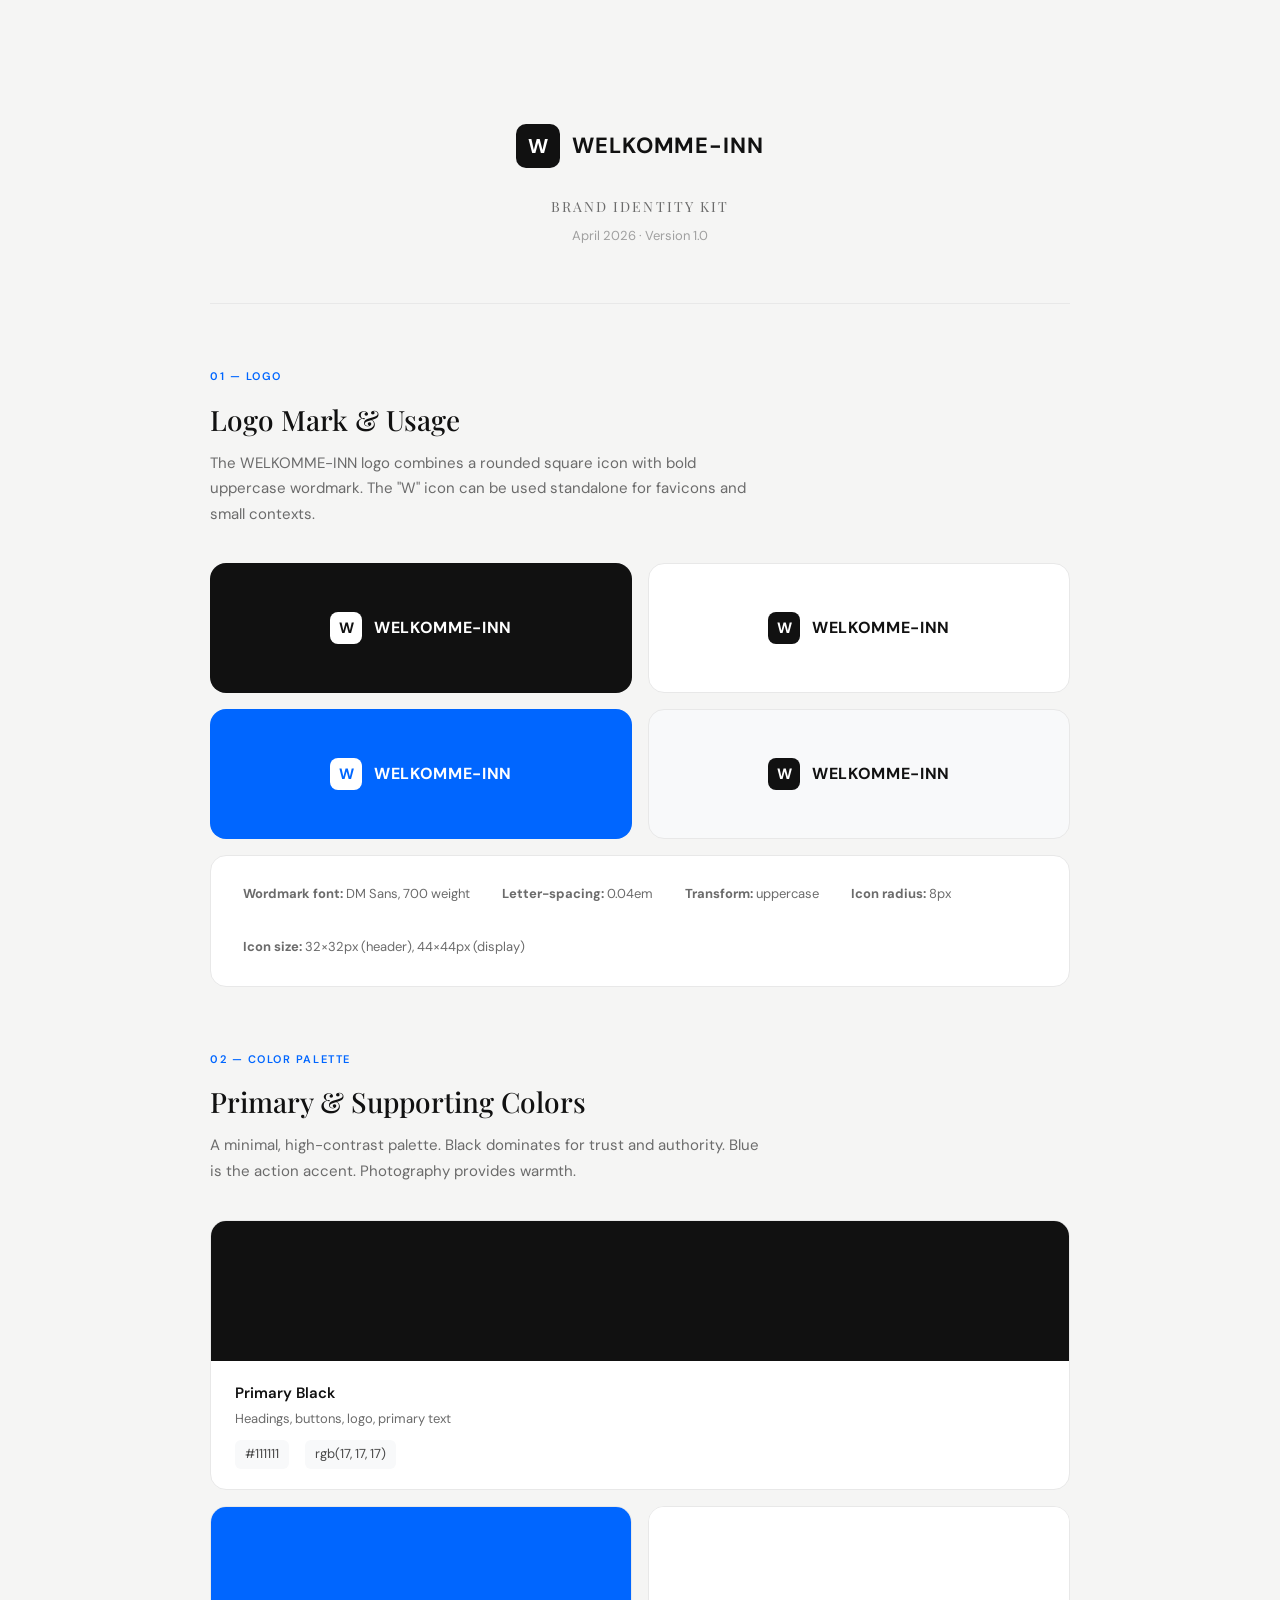
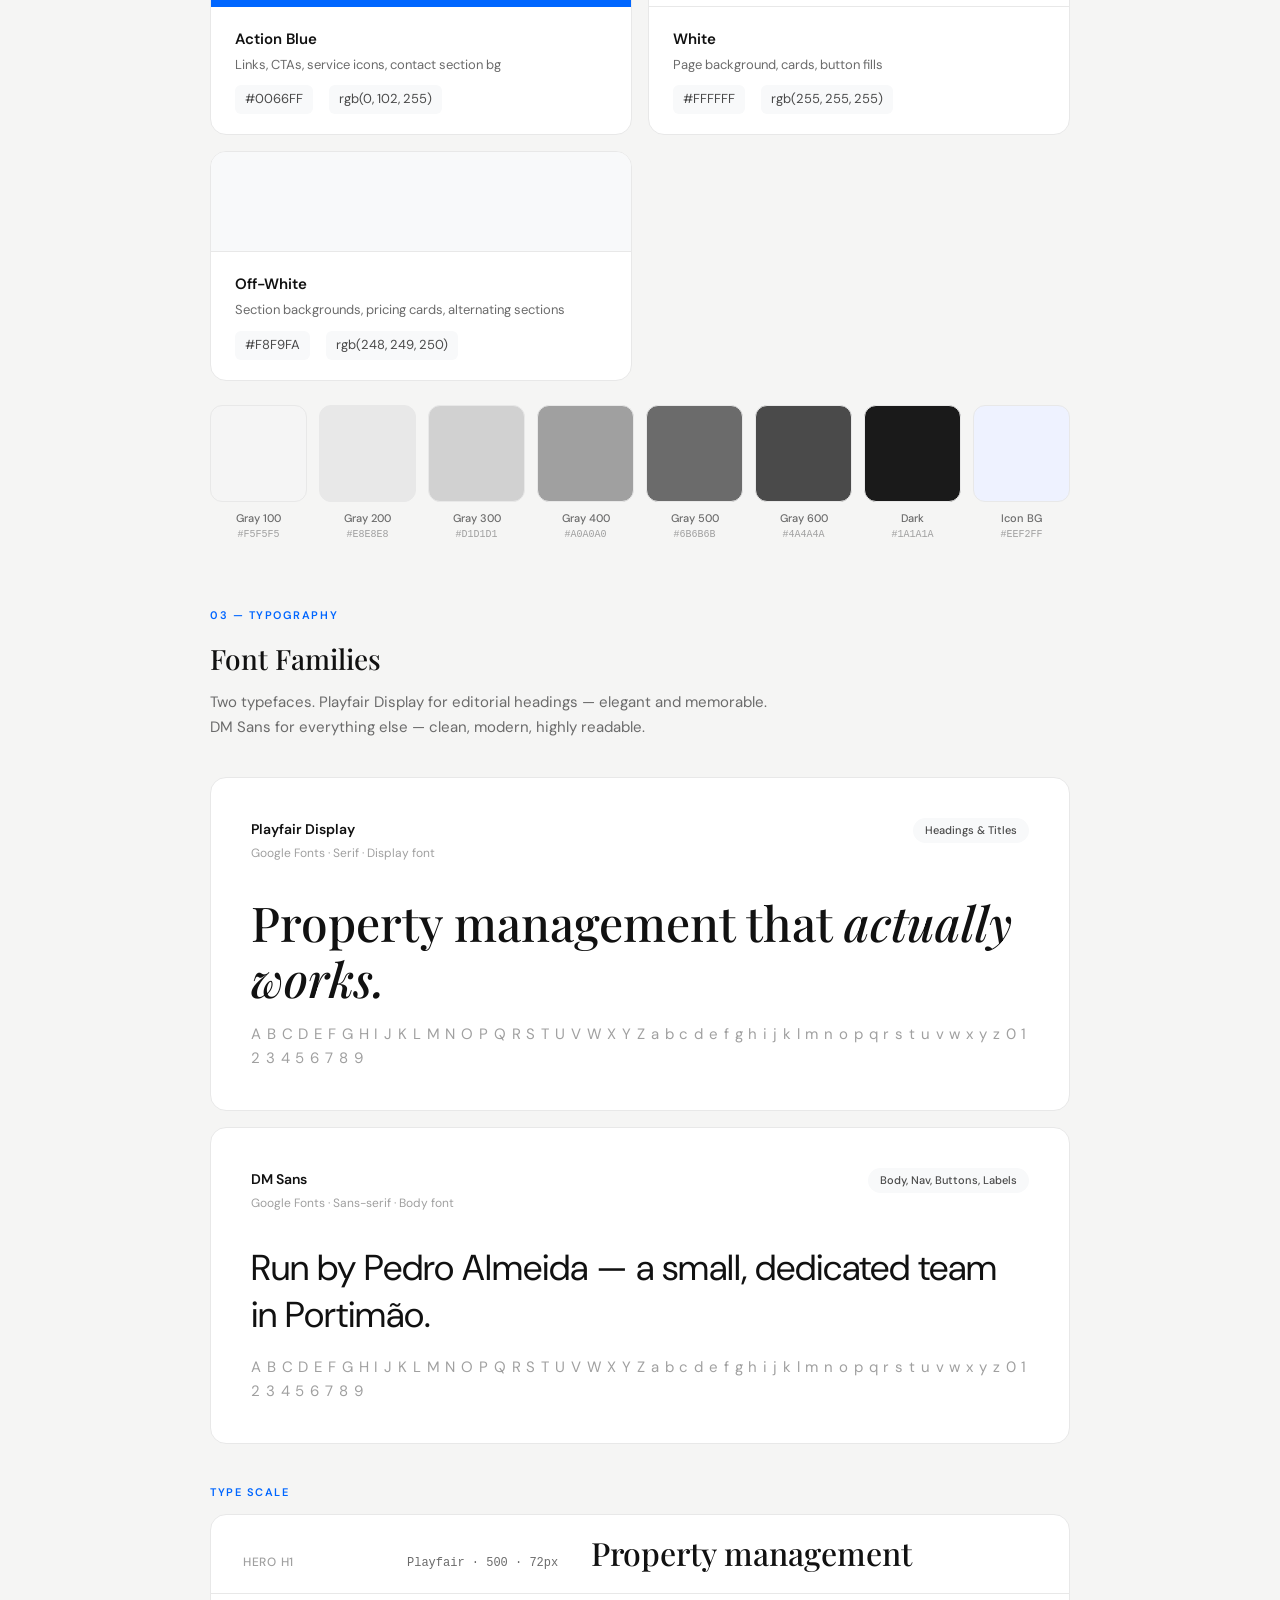
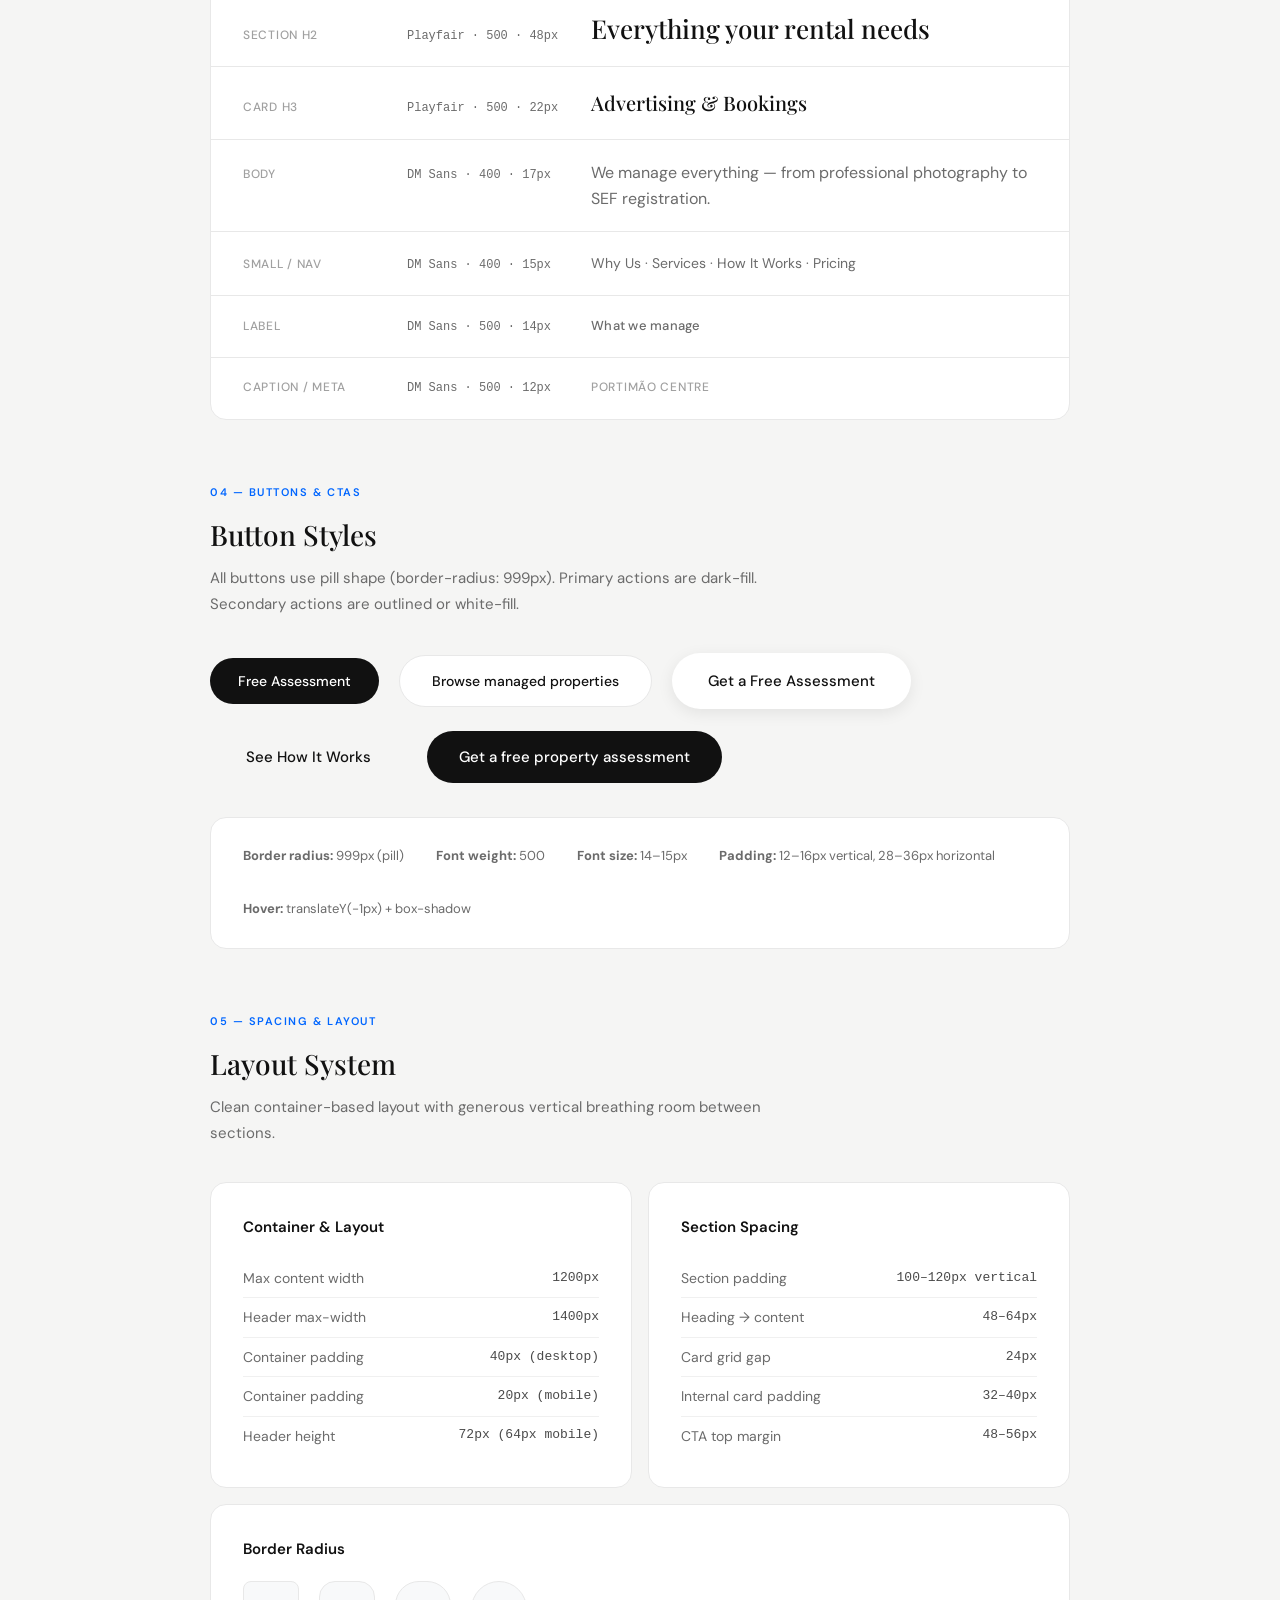
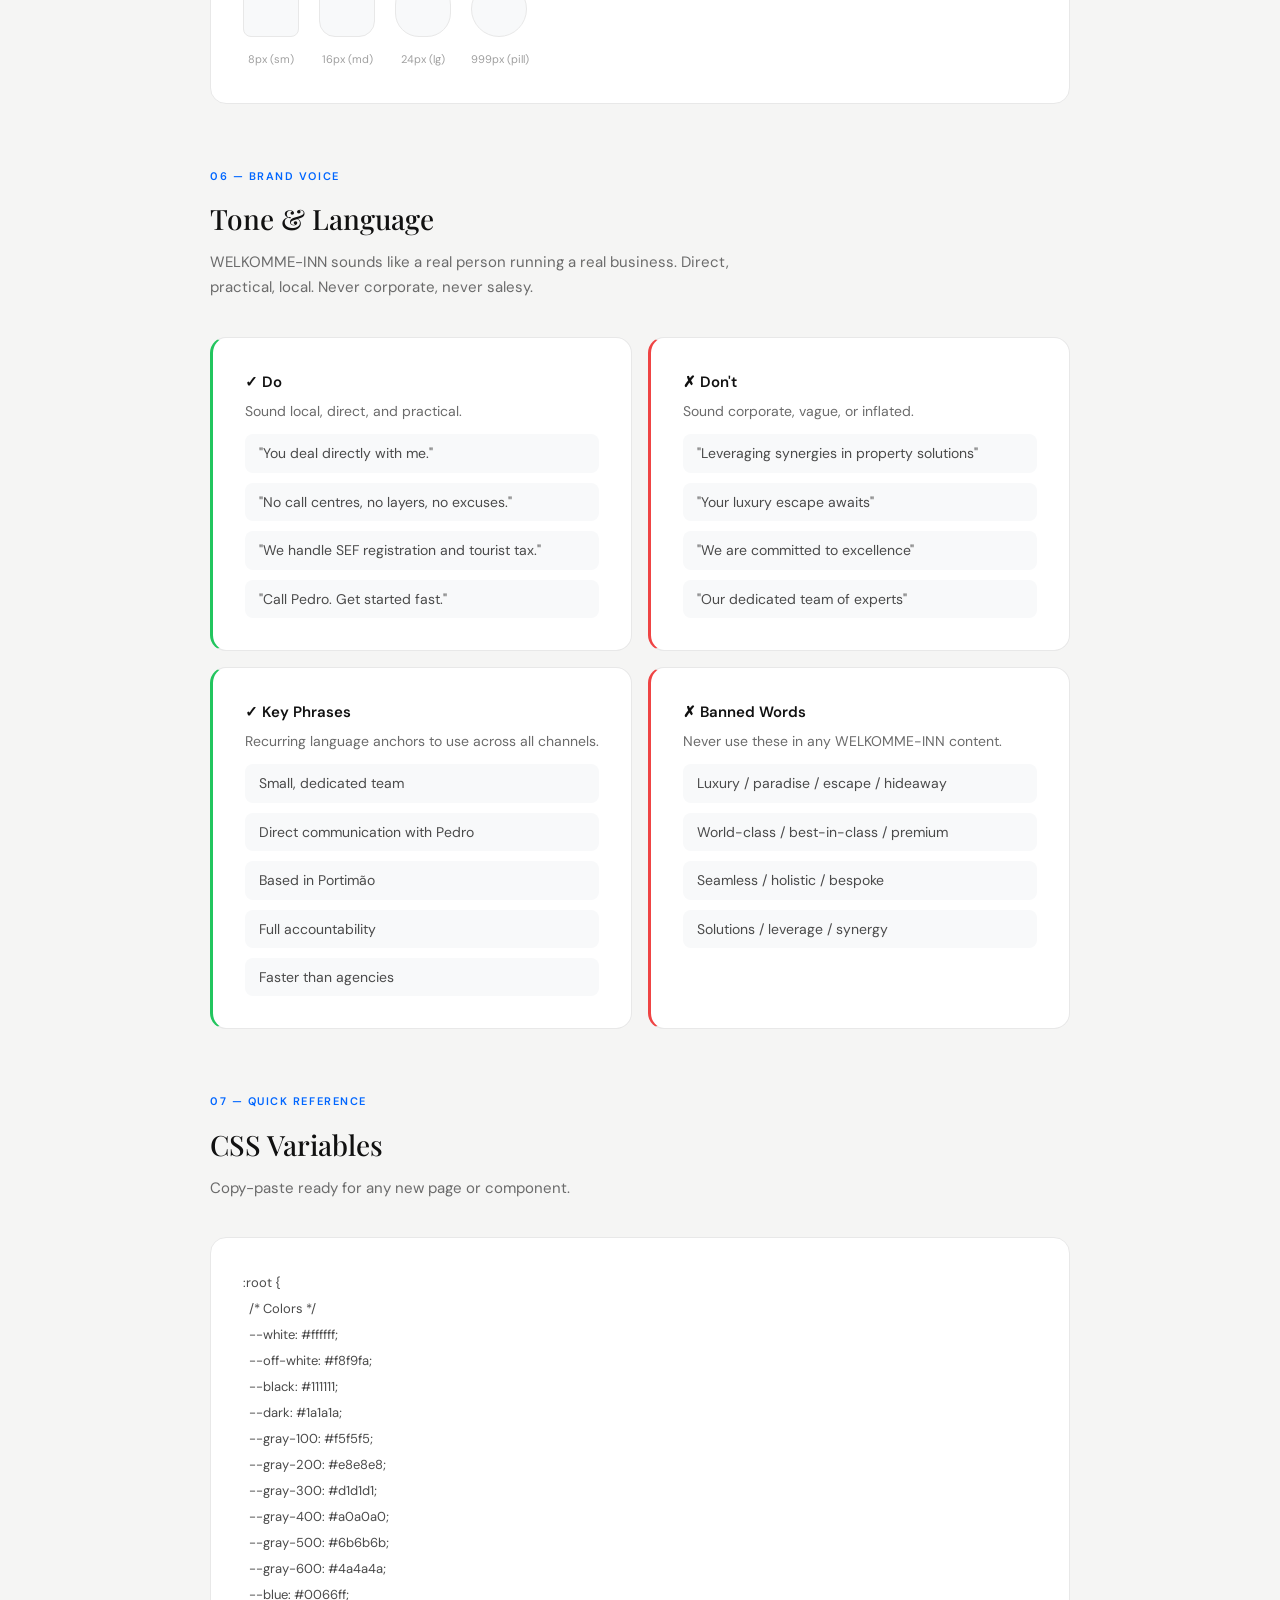
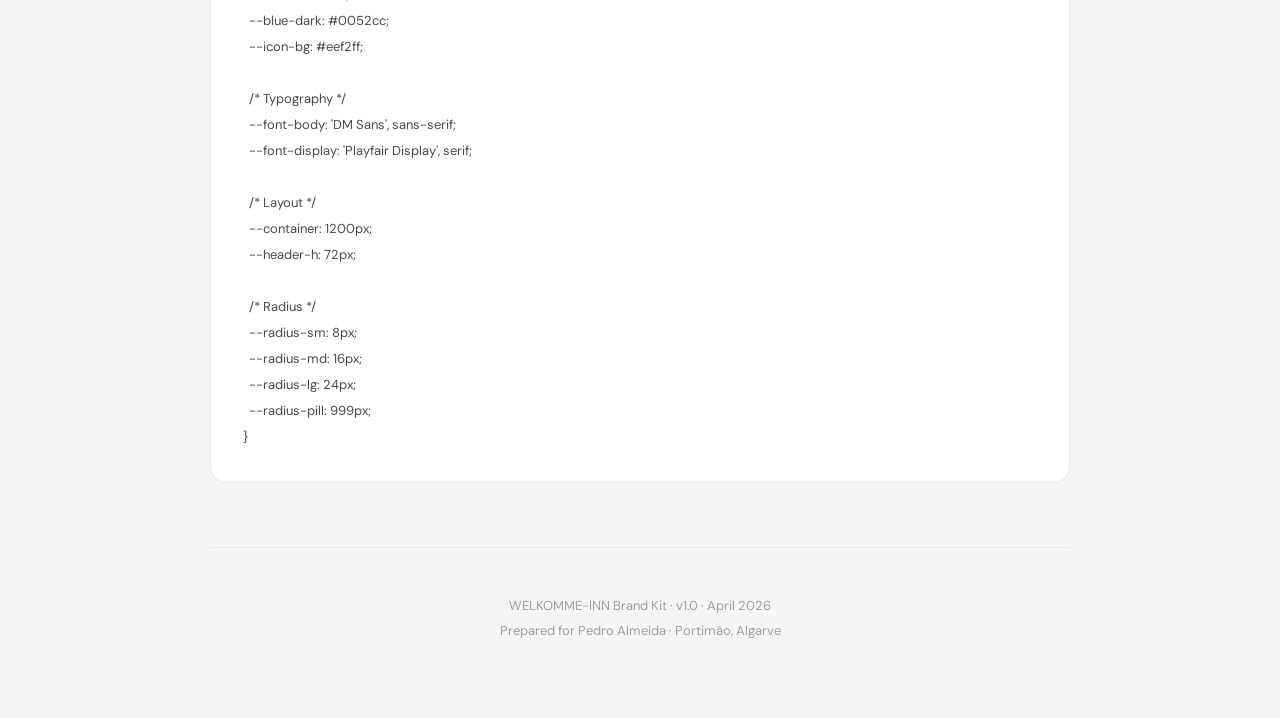
<file: welkomme-inn-brand-kit_1.html>
<!DOCTYPE html>
<html lang="en">
<head>
<meta charset="UTF-8">
<meta name="viewport" content="width=device-width, initial-scale=1.0">
<title>WELKOMME-INN — Brand Kit</title>
<link rel="preconnect" href="https://fonts.googleapis.com">
<link rel="preconnect" href="https://fonts.gstatic.com" crossorigin>
<link href="https://fonts.googleapis.com/css2?family=DM+Sans:ital,opsz,wght@0,9..40,300;0,9..40,400;0,9..40,500;0,9..40,600;0,9..40,700;1,9..40,300;1,9..40,400;1,9..40,500;1,9..40,600;1,9..40,700&family=Playfair+Display:ital,wght@0,400;0,500;0,600;0,700;1,400;1,500;1,600;1,700&display=swap" rel="stylesheet">
<style>
:root {
  --white: #ffffff;
  --off-white: #f8f9fa;
  --black: #111111;
  --gray-200: #e8e8e8;
  --gray-400: #a0a0a0;
  --gray-500: #6b6b6b;
  --gray-600: #4a4a4a;
  --blue: #0066ff;
}

* { margin: 0; padding: 0; box-sizing: border-box; }
html { -webkit-font-smoothing: antialiased; }

body {
  font-family: 'DM Sans', sans-serif;
  color: var(--black);
  background: #f5f5f4;
  line-height: 1.6;
}

.kit {
  max-width: 940px;
  margin: 0 auto;
  padding: 60px 40px 80px;
}

/* Header */
.kit-header {
  text-align: center;
  padding: 64px 0 56px;
  border-bottom: 1px solid var(--gray-200);
  margin-bottom: 64px;
}

.kit-logo {
  display: inline-flex;
  align-items: center;
  gap: 12px;
  margin-bottom: 20px;
}

.kit-logo-icon {
  width: 44px;
  height: 44px;
  background: var(--black);
  color: var(--white);
  border-radius: 10px;
  display: flex;
  align-items: center;
  justify-content: center;
  font-size: 20px;
  font-weight: 700;
}

.kit-logo-text {
  font-size: 22px;
  font-weight: 700;
  letter-spacing: 0.04em;
  text-transform: uppercase;
}

.kit-title {
  font-family: 'Playfair Display', serif;
  font-size: 14px;
  font-weight: 400;
  color: var(--gray-500);
  letter-spacing: 0.15em;
  text-transform: uppercase;
  margin-top: 8px;
}

.kit-date {
  font-size: 13px;
  color: var(--gray-400);
  margin-top: 8px;
}

/* Sections */
.kit-section {
  margin-bottom: 64px;
}

.kit-section-label {
  font-size: 11px;
  font-weight: 600;
  letter-spacing: 0.14em;
  text-transform: uppercase;
  color: var(--blue);
  margin-bottom: 12px;
}

.kit-section-title {
  font-family: 'Playfair Display', serif;
  font-size: 28px;
  font-weight: 500;
  margin-bottom: 8px;
}

.kit-section-desc {
  font-size: 15px;
  color: var(--gray-500);
  margin-bottom: 36px;
  max-width: 560px;
  line-height: 1.7;
}

/* Color Palette */
.color-grid {
  display: grid;
  grid-template-columns: repeat(2, 1fr);
  gap: 16px;
}

.color-card {
  background: var(--white);
  border: 1px solid var(--gray-200);
  border-radius: 16px;
  overflow: hidden;
}

.color-card.primary { grid-column: 1 / -1; }

.color-swatch {
  height: 100px;
  position: relative;
}

.color-card.primary .color-swatch { height: 140px; }

.color-info {
  padding: 20px 24px;
}

.color-name {
  font-size: 15px;
  font-weight: 600;
  margin-bottom: 4px;
}

.color-role {
  font-size: 13px;
  color: var(--gray-500);
  margin-bottom: 10px;
}

.color-codes {
  display: flex;
  gap: 16px;
}

.color-code {
  font-size: 13px;
  font-family: 'DM Sans', monospace;
  color: var(--gray-600);
  background: var(--off-white);
  padding: 4px 10px;
  border-radius: 6px;
}

/* Neutrals strip */
.neutrals-strip {
  display: grid;
  grid-template-columns: repeat(8, 1fr);
  gap: 12px;
  margin-top: 24px;
}

.neutral-chip {
  text-align: center;
}

.neutral-dot {
  width: 100%;
  aspect-ratio: 1;
  border-radius: 12px;
  margin-bottom: 8px;
  border: 1px solid var(--gray-200);
}

.neutral-label {
  font-size: 11px;
  color: var(--gray-500);
  font-weight: 500;
}

.neutral-hex {
  font-size: 10px;
  color: var(--gray-400);
  font-family: monospace;
}

/* Typography */
.type-specimen {
  background: var(--white);
  border: 1px solid var(--gray-200);
  border-radius: 16px;
  padding: 40px;
  margin-bottom: 16px;
}

.type-header {
  display: flex;
  justify-content: space-between;
  align-items: flex-start;
  margin-bottom: 32px;
  gap: 24px;
}

.type-font-name {
  font-size: 14px;
  font-weight: 600;
  margin-bottom: 4px;
}

.type-font-meta {
  font-size: 12px;
  color: var(--gray-400);
}

.type-badge {
  font-size: 11px;
  font-weight: 500;
  padding: 4px 12px;
  border-radius: 999px;
  background: var(--off-white);
  color: var(--gray-600);
  white-space: nowrap;
}

.type-display-sample {
  font-family: 'Playfair Display', serif;
  font-size: 48px;
  font-weight: 500;
  line-height: 1.15;
  margin-bottom: 16px;
}

.type-body-sample {
  font-family: 'DM Sans', sans-serif;
  font-size: 36px;
  font-weight: 400;
  line-height: 1.3;
  margin-bottom: 16px;
}

.type-alphabet {
  font-size: 15px;
  color: var(--gray-400);
  letter-spacing: 0.06em;
  word-break: break-all;
}

/* Type scale */
.type-scale {
  background: var(--white);
  border: 1px solid var(--gray-200);
  border-radius: 16px;
  overflow: hidden;
}

.type-scale-row {
  display: flex;
  align-items: baseline;
  padding: 20px 32px;
  border-bottom: 1px solid var(--gray-200);
  gap: 24px;
}

.type-scale-row:last-child { border-bottom: none; }

.type-scale-label {
  width: 140px;
  flex-shrink: 0;
  font-size: 12px;
  color: var(--gray-400);
  font-weight: 500;
  text-transform: uppercase;
  letter-spacing: 0.06em;
}

.type-scale-spec {
  width: 160px;
  flex-shrink: 0;
  font-size: 12px;
  color: var(--gray-500);
  font-family: monospace;
}

.type-scale-sample {
  flex: 1;
}

/* Buttons */
.btn-grid {
  display: flex;
  flex-wrap: wrap;
  gap: 20px;
  align-items: center;
  margin-bottom: 32px;
}

.demo-btn {
  display: inline-flex;
  align-items: center;
  justify-content: center;
  font-family: 'DM Sans', sans-serif;
  font-size: 14px;
  font-weight: 500;
  cursor: default;
}

.demo-btn.primary {
  padding: 12px 28px;
  background: var(--black);
  color: var(--white);
  border-radius: 999px;
  border: none;
}

.demo-btn.secondary {
  padding: 14px 32px;
  background: var(--white);
  color: var(--black);
  border-radius: 999px;
  border: 1px solid var(--gray-200);
}

.demo-btn.hero {
  padding: 16px 36px;
  background: var(--white);
  color: var(--black);
  border-radius: 999px;
  border: none;
  font-size: 15px;
  box-shadow: 0 4px 16px rgba(0,0,0,0.08);
}

.demo-btn.outline {
  padding: 16px 36px;
  background: transparent;
  color: var(--black);
  border-radius: 999px;
  border: 1.5px solid var(--gray-300);
  font-size: 15px;
}

.demo-btn.cta-dark {
  padding: 14px 32px;
  background: var(--black);
  color: var(--white);
  border-radius: 999px;
  border: none;
  font-size: 15px;
}

.btn-spec {
  background: var(--white);
  border: 1px solid var(--gray-200);
  border-radius: 16px;
  padding: 28px 32px;
}

.btn-spec-row {
  display: flex;
  gap: 32px;
  font-size: 13px;
  color: var(--gray-500);
  flex-wrap: wrap;
}

.btn-spec-item strong {
  color: var(--black);
  font-weight: 600;
}

/* Spacing & Radius */
.spec-grid {
  display: grid;
  grid-template-columns: 1fr 1fr;
  gap: 16px;
}

.spec-card {
  background: var(--white);
  border: 1px solid var(--gray-200);
  border-radius: 16px;
  padding: 32px;
}

.spec-card h4 {
  font-size: 15px;
  font-weight: 600;
  margin-bottom: 20px;
}

.spec-row {
  display: flex;
  justify-content: space-between;
  align-items: center;
  padding: 8px 0;
  font-size: 14px;
  border-bottom: 1px solid #f0f0f0;
}

.spec-row:last-child { border-bottom: none; }

.spec-row .spec-label { color: var(--gray-500); }
.spec-row .spec-val { font-family: monospace; font-size: 13px; color: var(--gray-600); }

/* Radius demos */
.radius-demos {
  display: flex;
  gap: 20px;
  align-items: flex-end;
  margin-top: 20px;
}

.radius-demo {
  text-align: center;
}

.radius-box {
  width: 56px;
  height: 56px;
  background: var(--off-white);
  border: 1.5px solid var(--gray-200);
  margin-bottom: 8px;
}

.radius-demo span {
  font-size: 11px;
  color: var(--gray-400);
}

/* Logo usage */
.logo-usage-grid {
  display: grid;
  grid-template-columns: 1fr 1fr;
  gap: 16px;
}

.logo-usage-card {
  border-radius: 16px;
  padding: 48px;
  display: flex;
  align-items: center;
  justify-content: center;
  gap: 12px;
  border: 1px solid var(--gray-200);
}

.logo-usage-card.dark {
  background: var(--black);
  border-color: transparent;
}

.logo-usage-card.light {
  background: var(--white);
}

.logo-usage-card.blue {
  background: var(--blue);
  border-color: transparent;
}

.logo-usage-card.gray {
  background: var(--off-white);
}

.lu-icon {
  width: 32px;
  height: 32px;
  border-radius: 8px;
  display: flex;
  align-items: center;
  justify-content: center;
  font-size: 15px;
  font-weight: 700;
}

.lu-text {
  font-size: 16px;
  font-weight: 700;
  letter-spacing: 0.04em;
  text-transform: uppercase;
}

/* Voice section */
.voice-grid {
  display: grid;
  grid-template-columns: 1fr 1fr;
  gap: 16px;
}

.voice-card {
  background: var(--white);
  border: 1px solid var(--gray-200);
  border-radius: 16px;
  padding: 32px;
}

.voice-card h4 {
  font-size: 15px;
  font-weight: 600;
  margin-bottom: 6px;
}

.voice-card.do { border-left: 3px solid #22c55e; }
.voice-card.dont { border-left: 3px solid #ef4444; }

.voice-card p {
  font-size: 14px;
  color: var(--gray-500);
  line-height: 1.6;
}

.voice-examples {
  display: flex;
  flex-direction: column;
  gap: 10px;
  margin-top: 12px;
}

.voice-ex {
  font-size: 14px;
  padding: 8px 14px;
  border-radius: 8px;
  background: var(--off-white);
  color: var(--gray-600);
}

/* Footer */
.kit-footer {
  text-align: center;
  padding-top: 48px;
  border-top: 1px solid var(--gray-200);
  margin-top: 32px;
}

.kit-footer p {
  font-size: 13px;
  color: var(--gray-400);
}

@media (max-width: 768px) {
  .kit { padding: 32px 20px 60px; }
  .color-grid { grid-template-columns: 1fr; }
  .color-card.primary { grid-column: auto; }
  .spec-grid, .voice-grid, .logo-usage-grid { grid-template-columns: 1fr; }
  .type-scale-row { flex-direction: column; gap: 8px; }
  .type-scale-label, .type-scale-spec { width: auto; }
  .neutrals-strip { grid-template-columns: repeat(4, 1fr); }
  .type-display-sample { font-size: 32px; }
  .type-body-sample { font-size: 24px; }
}
</style>
</head>
<body>

<div class="kit">

  <!-- Header -->
  <div class="kit-header">
    <div class="kit-logo">
      <div class="kit-logo-icon">W</div>
      <div class="kit-logo-text">WELKOMME-INN</div>
    </div>
    <div class="kit-title">Brand Identity Kit</div>
    <div class="kit-date">April 2026 · Version 1.0</div>
  </div>

  <!-- ============================
       1. LOGO
       ============================ -->
  <div class="kit-section">
    <div class="kit-section-label">01 — Logo</div>
    <div class="kit-section-title">Logo Mark &amp; Usage</div>
    <div class="kit-section-desc">The WELKOMME-INN logo combines a rounded square icon with bold uppercase wordmark. The "W" icon can be used standalone for favicons and small contexts.</div>

    <div class="logo-usage-grid">
      <div class="logo-usage-card dark">
        <div class="lu-icon" style="background:#fff;color:#111;">W</div>
        <div class="lu-text" style="color:#fff;">WELKOMME-INN</div>
      </div>
      <div class="logo-usage-card light">
        <div class="lu-icon" style="background:#111;color:#fff;">W</div>
        <div class="lu-text" style="color:#111;">WELKOMME-INN</div>
      </div>
      <div class="logo-usage-card blue">
        <div class="lu-icon" style="background:#fff;color:#0066ff;">W</div>
        <div class="lu-text" style="color:#fff;">WELKOMME-INN</div>
      </div>
      <div class="logo-usage-card gray">
        <div class="lu-icon" style="background:#111;color:#fff;">W</div>
        <div class="lu-text" style="color:#111;">WELKOMME-INN</div>
      </div>
    </div>

    <div class="btn-spec" style="margin-top:16px;">
      <div class="btn-spec-row">
        <div><strong>Wordmark font:</strong> DM Sans, 700 weight</div>
        <div><strong>Letter-spacing:</strong> 0.04em</div>
        <div><strong>Transform:</strong> uppercase</div>
        <div><strong>Icon radius:</strong> 8px</div>
        <div><strong>Icon size:</strong> 32×32px (header), 44×44px (display)</div>
      </div>
    </div>
  </div>

  <!-- ============================
       2. COLOR PALETTE
       ============================ -->
  <div class="kit-section">
    <div class="kit-section-label">02 — Color Palette</div>
    <div class="kit-section-title">Primary &amp; Supporting Colors</div>
    <div class="kit-section-desc">A minimal, high-contrast palette. Black dominates for trust and authority. Blue is the action accent. Photography provides warmth.</div>

    <div class="color-grid">
      <div class="color-card primary">
        <div class="color-swatch" style="background:#111111;"></div>
        <div class="color-info">
          <div class="color-name">Primary Black</div>
          <div class="color-role">Headings, buttons, logo, primary text</div>
          <div class="color-codes"><span class="color-code">#111111</span><span class="color-code">rgb(17, 17, 17)</span></div>
        </div>
      </div>

      <div class="color-card">
        <div class="color-swatch" style="background:#0066ff;"></div>
        <div class="color-info">
          <div class="color-name">Action Blue</div>
          <div class="color-role">Links, CTAs, service icons, contact section bg</div>
          <div class="color-codes"><span class="color-code">#0066FF</span><span class="color-code">rgb(0, 102, 255)</span></div>
        </div>
      </div>

      <div class="color-card">
        <div class="color-swatch" style="background:#ffffff; border-bottom: 1px solid #e8e8e8;"></div>
        <div class="color-info">
          <div class="color-name">White</div>
          <div class="color-role">Page background, cards, button fills</div>
          <div class="color-codes"><span class="color-code">#FFFFFF</span><span class="color-code">rgb(255, 255, 255)</span></div>
        </div>
      </div>

      <div class="color-card">
        <div class="color-swatch" style="background:#f8f9fa; border-bottom: 1px solid #e8e8e8;"></div>
        <div class="color-info">
          <div class="color-name">Off-White</div>
          <div class="color-role">Section backgrounds, pricing cards, alternating sections</div>
          <div class="color-codes"><span class="color-code">#F8F9FA</span><span class="color-code">rgb(248, 249, 250)</span></div>
        </div>
      </div>
    </div>

    <!-- Neutral Scale -->
    <div class="neutrals-strip">
      <div class="neutral-chip"><div class="neutral-dot" style="background:#f5f5f5;"></div><div class="neutral-label">Gray 100</div><div class="neutral-hex">#F5F5F5</div></div>
      <div class="neutral-chip"><div class="neutral-dot" style="background:#e8e8e8;"></div><div class="neutral-label">Gray 200</div><div class="neutral-hex">#E8E8E8</div></div>
      <div class="neutral-chip"><div class="neutral-dot" style="background:#d1d1d1;"></div><div class="neutral-label">Gray 300</div><div class="neutral-hex">#D1D1D1</div></div>
      <div class="neutral-chip"><div class="neutral-dot" style="background:#a0a0a0;"></div><div class="neutral-label">Gray 400</div><div class="neutral-hex">#A0A0A0</div></div>
      <div class="neutral-chip"><div class="neutral-dot" style="background:#6b6b6b;"></div><div class="neutral-label">Gray 500</div><div class="neutral-hex">#6B6B6B</div></div>
      <div class="neutral-chip"><div class="neutral-dot" style="background:#4a4a4a;"></div><div class="neutral-label">Gray 600</div><div class="neutral-hex">#4A4A4A</div></div>
      <div class="neutral-chip"><div class="neutral-dot" style="background:#1a1a1a;"></div><div class="neutral-label">Dark</div><div class="neutral-hex">#1A1A1A</div></div>
      <div class="neutral-chip"><div class="neutral-dot" style="background:#eef2ff;"></div><div class="neutral-label">Icon BG</div><div class="neutral-hex">#EEF2FF</div></div>
    </div>
  </div>

  <!-- ============================
       3. TYPOGRAPHY
       ============================ -->
  <div class="kit-section">
    <div class="kit-section-label">03 — Typography</div>
    <div class="kit-section-title">Font Families</div>
    <div class="kit-section-desc">Two typefaces. Playfair Display for editorial headings — elegant and memorable. DM Sans for everything else — clean, modern, highly readable.</div>

    <div class="type-specimen">
      <div class="type-header">
        <div>
          <div class="type-font-name">Playfair Display</div>
          <div class="type-font-meta">Google Fonts · Serif · Display font</div>
        </div>
        <span class="type-badge">Headings &amp; Titles</span>
      </div>
      <div class="type-display-sample">Property management that <em>actually works.</em></div>
      <div class="type-alphabet">A B C D E F G H I J K L M N O P Q R S T U V W X Y Z a b c d e f g h i j k l m n o p q r s t u v w x y z 0 1 2 3 4 5 6 7 8 9</div>
    </div>

    <div class="type-specimen">
      <div class="type-header">
        <div>
          <div class="type-font-name">DM Sans</div>
          <div class="type-font-meta">Google Fonts · Sans-serif · Body font</div>
        </div>
        <span class="type-badge">Body, Nav, Buttons, Labels</span>
      </div>
      <div class="type-body-sample">Run by Pedro Almeida — a small, dedicated team in Portimão.</div>
      <div class="type-alphabet">A B C D E F G H I J K L M N O P Q R S T U V W X Y Z a b c d e f g h i j k l m n o p q r s t u v w x y z 0 1 2 3 4 5 6 7 8 9</div>
    </div>

    <div class="kit-section-label" style="margin-top:40px;">Type Scale</div>
    <div class="type-scale">
      <div class="type-scale-row">
        <div class="type-scale-label">Hero H1</div>
        <div class="type-scale-spec">Playfair · 500 · 72px</div>
        <div class="type-scale-sample" style="font-family:'Playfair Display',serif; font-size:32px; font-weight:500; line-height:1.1;">Property management</div>
      </div>
      <div class="type-scale-row">
        <div class="type-scale-label">Section H2</div>
        <div class="type-scale-spec">Playfair · 500 · 48px</div>
        <div class="type-scale-sample" style="font-family:'Playfair Display',serif; font-size:26px; font-weight:500; line-height:1.15;">Everything your rental needs</div>
      </div>
      <div class="type-scale-row">
        <div class="type-scale-label">Card H3</div>
        <div class="type-scale-spec">Playfair · 500 · 22px</div>
        <div class="type-scale-sample" style="font-family:'Playfair Display',serif; font-size:20px; font-weight:500;">Advertising &amp; Bookings</div>
      </div>
      <div class="type-scale-row">
        <div class="type-scale-label">Body</div>
        <div class="type-scale-spec">DM Sans · 400 · 17px</div>
        <div class="type-scale-sample" style="font-size:16px; color:#6b6b6b;">We manage everything — from professional photography to SEF registration.</div>
      </div>
      <div class="type-scale-row">
        <div class="type-scale-label">Small / Nav</div>
        <div class="type-scale-spec">DM Sans · 400 · 15px</div>
        <div class="type-scale-sample" style="font-size:14px; color:#6b6b6b;">Why Us · Services · How It Works · Pricing</div>
      </div>
      <div class="type-scale-row">
        <div class="type-scale-label">Label</div>
        <div class="type-scale-spec">DM Sans · 500 · 14px</div>
        <div class="type-scale-sample" style="font-size:13px; font-weight:500; color:#6b6b6b; letter-spacing:0.02em;">What we manage</div>
      </div>
      <div class="type-scale-row">
        <div class="type-scale-label">Caption / Meta</div>
        <div class="type-scale-spec">DM Sans · 500 · 12px</div>
        <div class="type-scale-sample" style="font-size:12px; font-weight:500; color:#a0a0a0; text-transform:uppercase; letter-spacing:0.06em;">PORTIMÃO CENTRE</div>
      </div>
    </div>
  </div>

  <!-- ============================
       4. BUTTONS
       ============================ -->
  <div class="kit-section">
    <div class="kit-section-label">04 — Buttons &amp; CTAs</div>
    <div class="kit-section-title">Button Styles</div>
    <div class="kit-section-desc">All buttons use pill shape (border-radius: 999px). Primary actions are dark-fill. Secondary actions are outlined or white-fill.</div>

    <div class="btn-grid">
      <div class="demo-btn primary">Free Assessment</div>
      <div class="demo-btn secondary">Browse managed properties</div>
      <div class="demo-btn hero">Get a Free Assessment</div>
      <div class="demo-btn outline">See How It Works</div>
      <div class="demo-btn cta-dark">Get a free property assessment</div>
    </div>

    <div class="btn-spec">
      <div class="btn-spec-row">
        <div><strong>Border radius:</strong> 999px (pill)</div>
        <div><strong>Font weight:</strong> 500</div>
        <div><strong>Font size:</strong> 14–15px</div>
        <div><strong>Padding:</strong> 12–16px vertical, 28–36px horizontal</div>
        <div><strong>Hover:</strong> translateY(-1px) + box-shadow</div>
      </div>
    </div>
  </div>

  <!-- ============================
       5. SPACING & LAYOUT
       ============================ -->
  <div class="kit-section">
    <div class="kit-section-label">05 — Spacing &amp; Layout</div>
    <div class="kit-section-title">Layout System</div>
    <div class="kit-section-desc">Clean container-based layout with generous vertical breathing room between sections.</div>

    <div class="spec-grid">
      <div class="spec-card">
        <h4>Container &amp; Layout</h4>
        <div class="spec-row"><span class="spec-label">Max content width</span><span class="spec-val">1200px</span></div>
        <div class="spec-row"><span class="spec-label">Header max-width</span><span class="spec-val">1400px</span></div>
        <div class="spec-row"><span class="spec-label">Container padding</span><span class="spec-val">40px (desktop)</span></div>
        <div class="spec-row"><span class="spec-label">Container padding</span><span class="spec-val">20px (mobile)</span></div>
        <div class="spec-row"><span class="spec-label">Header height</span><span class="spec-val">72px (64px mobile)</span></div>
      </div>
      <div class="spec-card">
        <h4>Section Spacing</h4>
        <div class="spec-row"><span class="spec-label">Section padding</span><span class="spec-val">100–120px vertical</span></div>
        <div class="spec-row"><span class="spec-label">Heading → content</span><span class="spec-val">48–64px</span></div>
        <div class="spec-row"><span class="spec-label">Card grid gap</span><span class="spec-val">24px</span></div>
        <div class="spec-row"><span class="spec-label">Internal card padding</span><span class="spec-val">32–40px</span></div>
        <div class="spec-row"><span class="spec-label">CTA top margin</span><span class="spec-val">48–56px</span></div>
      </div>
    </div>

    <div class="spec-card" style="margin-top:16px;">
      <h4>Border Radius</h4>
      <div class="radius-demos">
        <div class="radius-demo"><div class="radius-box" style="border-radius:8px;"></div><span>8px (sm)</span></div>
        <div class="radius-demo"><div class="radius-box" style="border-radius:16px;"></div><span>16px (md)</span></div>
        <div class="radius-demo"><div class="radius-box" style="border-radius:24px;"></div><span>24px (lg)</span></div>
        <div class="radius-demo"><div class="radius-box" style="border-radius:999px;"></div><span>999px (pill)</span></div>
      </div>
    </div>
  </div>

  <!-- ============================
       6. BRAND VOICE
       ============================ -->
  <div class="kit-section">
    <div class="kit-section-label">06 — Brand Voice</div>
    <div class="kit-section-title">Tone &amp; Language</div>
    <div class="kit-section-desc">WELKOMME-INN sounds like a real person running a real business. Direct, practical, local. Never corporate, never salesy.</div>

    <div class="voice-grid">
      <div class="voice-card do">
        <h4>✓ Do</h4>
        <p>Sound local, direct, and practical.</p>
        <div class="voice-examples">
          <div class="voice-ex">"You deal directly with me."</div>
          <div class="voice-ex">"No call centres, no layers, no excuses."</div>
          <div class="voice-ex">"We handle SEF registration and tourist tax."</div>
          <div class="voice-ex">"Call Pedro. Get started fast."</div>
        </div>
      </div>
      <div class="voice-card dont">
        <h4>✗ Don't</h4>
        <p>Sound corporate, vague, or inflated.</p>
        <div class="voice-examples">
          <div class="voice-ex">"Leveraging synergies in property solutions"</div>
          <div class="voice-ex">"Your luxury escape awaits"</div>
          <div class="voice-ex">"We are committed to excellence"</div>
          <div class="voice-ex">"Our dedicated team of experts"</div>
        </div>
      </div>
      <div class="voice-card do">
        <h4>✓ Key Phrases</h4>
        <p>Recurring language anchors to use across all channels.</p>
        <div class="voice-examples">
          <div class="voice-ex">Small, dedicated team</div>
          <div class="voice-ex">Direct communication with Pedro</div>
          <div class="voice-ex">Based in Portimão</div>
          <div class="voice-ex">Full accountability</div>
          <div class="voice-ex">Faster than agencies</div>
        </div>
      </div>
      <div class="voice-card dont">
        <h4>✗ Banned Words</h4>
        <p>Never use these in any WELKOMME-INN content.</p>
        <div class="voice-examples">
          <div class="voice-ex">Luxury / paradise / escape / hideaway</div>
          <div class="voice-ex">World-class / best-in-class / premium</div>
          <div class="voice-ex">Seamless / holistic / bespoke</div>
          <div class="voice-ex">Solutions / leverage / synergy</div>
        </div>
      </div>
    </div>
  </div>

  <!-- ============================
       7. QUICK REFERENCE
       ============================ -->
  <div class="kit-section">
    <div class="kit-section-label">07 — Quick Reference</div>
    <div class="kit-section-title">CSS Variables</div>
    <div class="kit-section-desc">Copy-paste ready for any new page or component.</div>

    <div class="spec-card">
      <pre style="font-family:'DM Sans',monospace; font-size:13px; line-height:2; color:#4a4a4a; overflow-x:auto; white-space:pre-wrap;">:root {
  /* Colors */
  --white: #ffffff;
  --off-white: #f8f9fa;
  --black: #111111;
  --dark: #1a1a1a;
  --gray-100: #f5f5f5;
  --gray-200: #e8e8e8;
  --gray-300: #d1d1d1;
  --gray-400: #a0a0a0;
  --gray-500: #6b6b6b;
  --gray-600: #4a4a4a;
  --blue: #0066ff;
  --blue-dark: #0052cc;
  --icon-bg: #eef2ff;

  /* Typography */
  --font-body: 'DM Sans', sans-serif;
  --font-display: 'Playfair Display', serif;

  /* Layout */
  --container: 1200px;
  --header-h: 72px;

  /* Radius */
  --radius-sm: 8px;
  --radius-md: 16px;
  --radius-lg: 24px;
  --radius-pill: 999px;
}</pre>
    </div>
  </div>

  <!-- Footer -->
  <div class="kit-footer">
    <p>WELKOMME-INN Brand Kit · v1.0 · April 2026</p>
    <p style="margin-top:4px;">Prepared for Pedro Almeida · Portimão, Algarve</p>
  </div>

</div>

</body>
</html>
</file>
